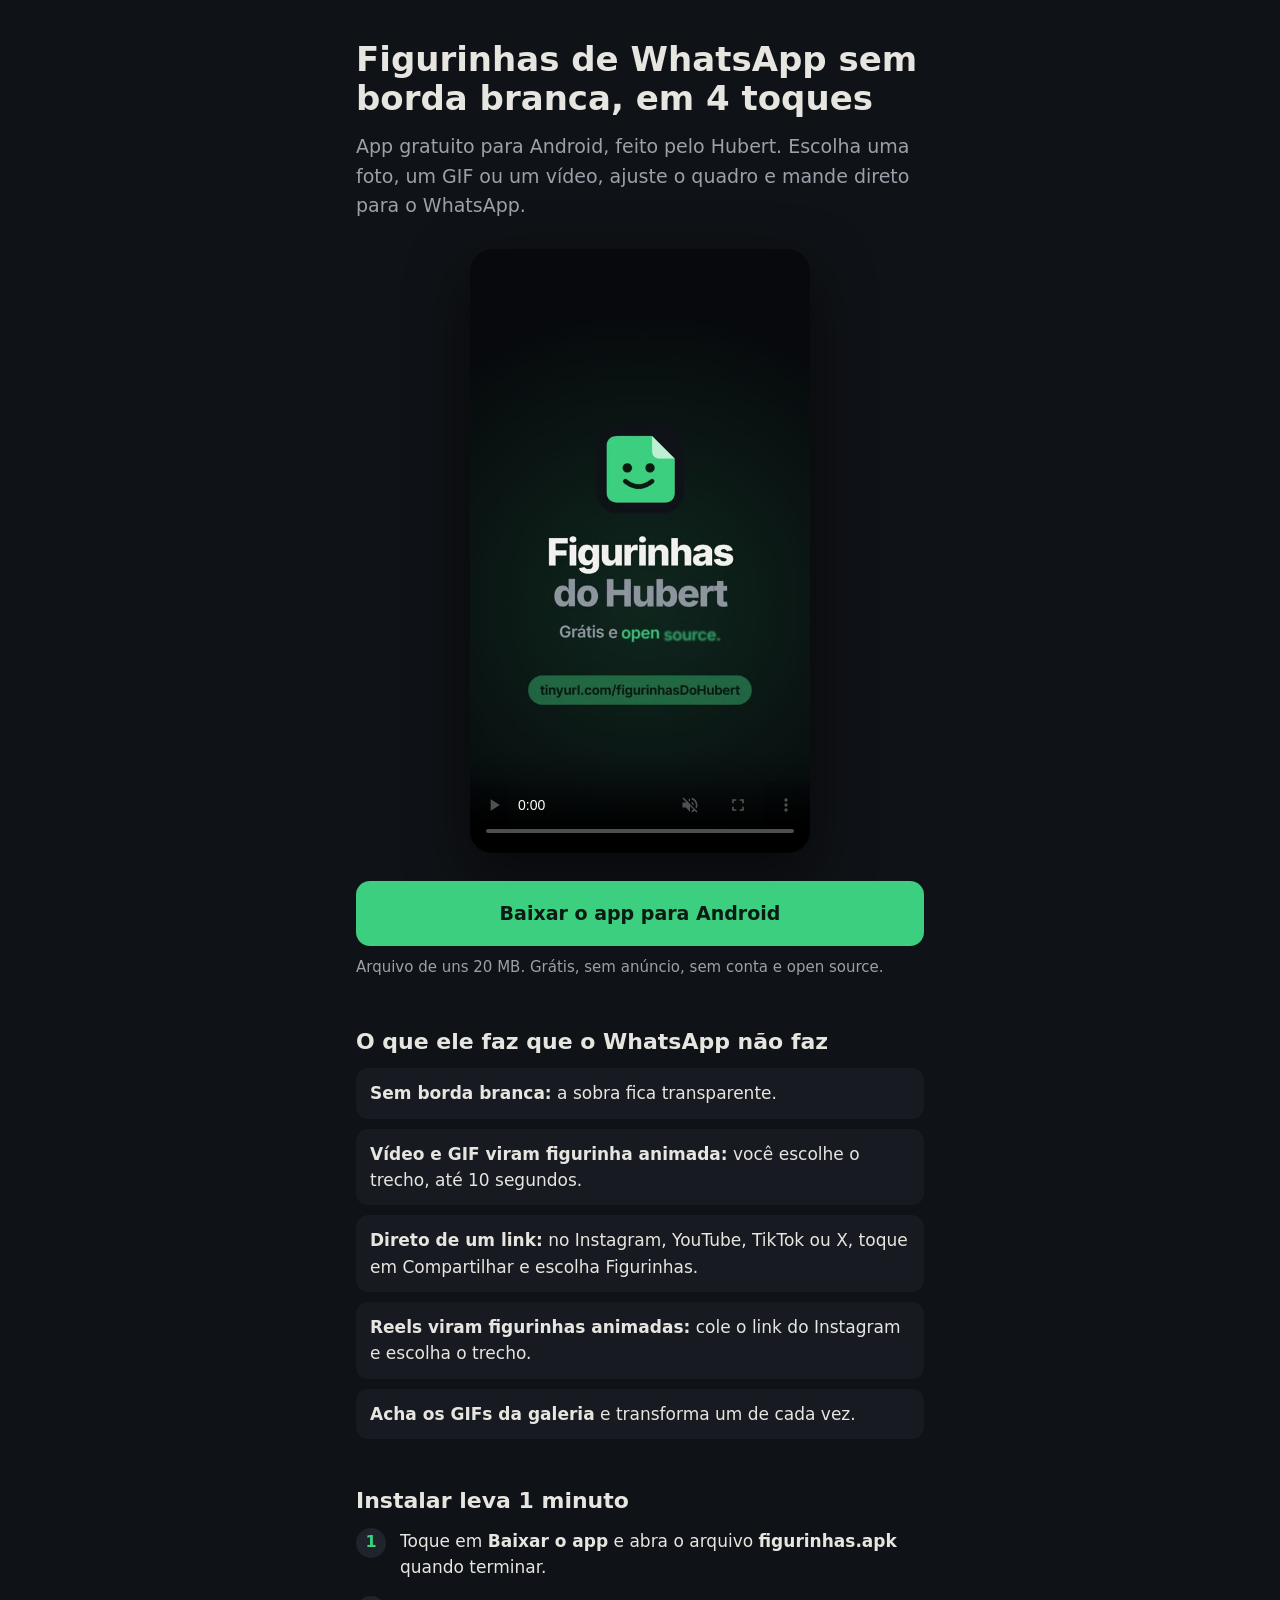
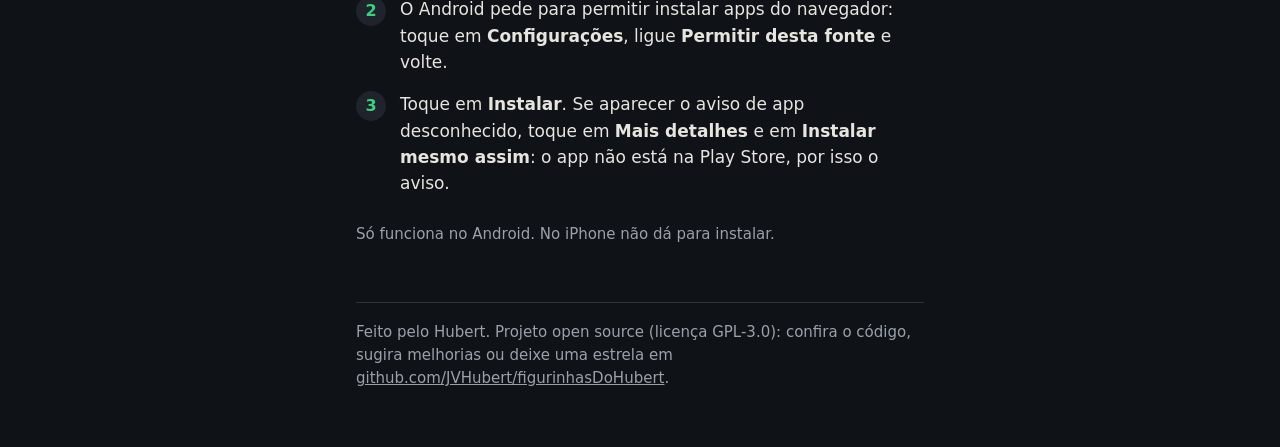
<file: docs/index.html>
<!doctype html>
<html lang="pt-BR">
<head>
<meta charset="utf-8">
<meta name="viewport" content="width=device-width, initial-scale=1">
<meta name="color-scheme" content="dark">
<title>Figurinhas do Hubert</title>
<meta name="description" content="App gratuito para Android: foto, GIF ou vídeo vira figurinha de WhatsApp sem borda branca.">
<meta property="og:title" content="Figurinhas sem borda para o WhatsApp">
<meta property="og:description" content="App gratuito para Android, feito pelo Hubert. Foto, GIF ou vídeo vira figurinha em 4 toques.">
<style>
  :root { color-scheme: dark; --fundo: #0f1216; --sup: #171b21; --sup2: #1f242c; --linha: #2c333d;
    --texto: #e7e5e0; --texto2: #9aa1ab; --destaque: #3ccf7f; --sobre: #0b1a12; }
  * { box-sizing: border-box; }
  body { margin: 0; background: var(--fundo); color: var(--texto);
    font: 17px/1.55 system-ui, "Segoe UI", Roboto, sans-serif; }
  main { max-width: 600px; margin: 0 auto; padding: 40px 16px 56px; }
  h1 { font-size: 34px; line-height: 1.15; margin: 0 0 14px; }
  h2 { font-size: 22px; line-height: 1.3; margin: 0 0 12px; }
  p { margin: 0 0 12px; }
  .sub { color: var(--texto2); font-size: 19px; margin-bottom: 28px; }
  .bt { display: block; text-align: center; background: var(--destaque); color: var(--sobre); font-weight: 700;
    font-size: 19px; text-decoration: none; padding: 18px; border-radius: 14px; }
  .bt:focus-visible { outline: 3px solid var(--texto); outline-offset: 3px; }
  .pequeno { color: var(--texto2); font-size: 15px; margin-top: 10px; }
  .video { display: block; width: min(100%, 340px); aspect-ratio: 9 / 16; margin: 0 auto 28px; border-radius: 22px;
    background: var(--sup); box-shadow: 0 24px 60px rgba(0,0,0,.5); }
  section { margin-top: 48px; }
  ol { margin: 0; padding: 0; list-style: none; counter-reset: passo; }
  ol li { counter-increment: passo; position: relative; padding: 0 0 16px 44px; }
  ol li::before { content: counter(passo); position: absolute; left: 0; top: 0; width: 30px; height: 30px; border-radius: 50%;
    background: var(--sup2); color: var(--destaque); font-weight: 700; display: grid; place-items: center; font-size: 16px; }
  b { color: var(--texto); }
  .destaques { display: grid; gap: 10px; }
  .destaques p { background: var(--sup); border-radius: 12px; padding: 12px 14px; margin: 0; }
  footer { margin-top: 56px; padding-top: 18px; border-top: 1px solid var(--linha); color: var(--texto2); font-size: 15px; }
  footer a { color: var(--texto2); }
  @media print { body { background: #fff; color: #000; } .bt { color: #000; background: none; border: 1px solid #000; } }
</style>
</head>
<body>
<main>
  <h1>Figurinhas de WhatsApp sem borda branca, em 4 toques</h1>
  <p class="sub">App gratuito para Android, feito pelo Hubert. Escolha uma foto, um GIF ou um vídeo, ajuste o quadro e mande direto para o WhatsApp.</p>

  <video class="video" src="comercial.mp4" poster="comercial.jpg" autoplay muted loop playsinline controls preload="metadata"
    aria-label="Comercial de 30 segundos mostrando o app"></video>

  <a class="bt" href="https://github.com/JVHubert/figurinhasDoHubert/releases/download/ultima/figurinhas.apk">Baixar o app para Android</a>
  <p class="pequeno">Arquivo de uns 20 MB. Grátis, sem anúncio, sem conta e open source.</p>

  <section>
    <h2>O que ele faz que o WhatsApp não faz</h2>
    <div class="destaques">
      <p><b>Sem borda branca:</b> a sobra fica transparente.</p>
      <p><b>Vídeo e GIF viram figurinha animada:</b> você escolhe o trecho, até 10 segundos.</p>
      <p><b>Direto de um link:</b> no Instagram, YouTube, TikTok ou X, toque em Compartilhar e escolha Figurinhas.</p>
      <p><b>Reels viram figurinhas animadas:</b> cole o link do Instagram e escolha o trecho.</p>
      <p><b>Acha os GIFs da galeria</b> e transforma um de cada vez.</p>
    </div>
  </section>

  <section>
    <h2>Instalar leva 1 minuto</h2>
    <ol>
      <li>Toque em <b>Baixar o app</b> e abra o arquivo <b>figurinhas.apk</b> quando terminar.</li>
      <li>O Android pede para permitir instalar apps do navegador: toque em <b>Configurações</b>, ligue <b>Permitir desta fonte</b> e volte.</li>
      <li>Toque em <b>Instalar</b>. Se aparecer o aviso de app desconhecido, toque em <b>Mais detalhes</b> e em <b>Instalar mesmo assim</b>: o app não está na Play Store, por isso o aviso.</li>
    </ol>
    <p class="pequeno">Só funciona no Android. No iPhone não dá para instalar.</p>
  </section>

  <footer>Feito pelo Hubert. Projeto open source (licença GPL-3.0): confira o código, sugira melhorias ou deixe uma estrela em <a href="https://github.com/JVHubert/figurinhasDoHubert">github.com/JVHubert/figurinhasDoHubert</a>.</footer>
</main>
</body>
</html>
</file>
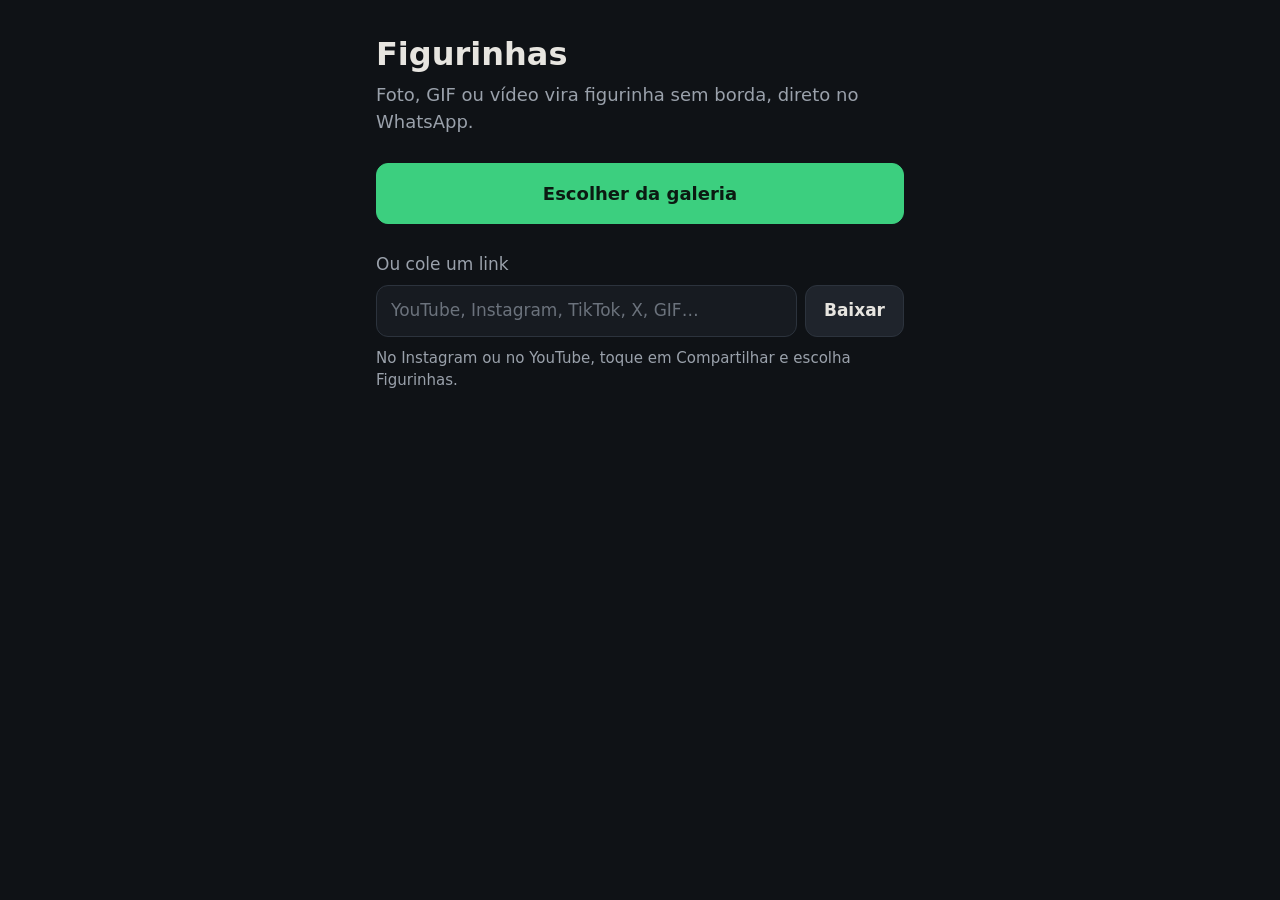
<file: app/src/main/assets/web/index.html>
<!doctype html>
<html lang="pt-BR">
<head>
<meta charset="utf-8">
<meta name="viewport" content="width=device-width, initial-scale=1, viewport-fit=cover">
<meta name="color-scheme" content="dark">
<title>Figurinhas</title>
<link rel="stylesheet" href="estilo.css">
</head>
<body>
<main>

  <section id="inicio" class="tela ativa" aria-labelledby="tituloInicio">
    <h1 id="tituloInicio">Figurinhas</h1>
    <p class="sub">Foto, GIF ou vídeo vira figurinha sem borda, direto no WhatsApp.</p>

    <div id="convite" class="convite" hidden>
      <p id="conviteTexto"></p>
      <div class="botoes-convite">
        <button id="btConvite" class="bt" type="button">Transformar em figurinhas</button>
        <button id="btConviteNao" class="bt discreto" type="button">Agora não</button>
      </div>
    </div>

    <button id="btGaleria" class="bt principal grande" type="button">Escolher da galeria</button>
    <button id="btTodosGifs" class="bt discreto link-gifs" type="button" hidden>Ver os GIFs da galeria</button>
    <input id="arquivo" type="file" accept="image/*,video/*" hidden>

    <form id="formLink" class="link">
      <label for="campoLink">Ou cole um link</label>
      <div class="linha">
        <input id="campoLink" type="url" inputmode="url" autocomplete="off"
               placeholder="YouTube, Instagram, TikTok, X, GIF…">
        <button class="bt" type="submit">Baixar</button>
      </div>
      <p class="dica">No Instagram ou no YouTube, toque em Compartilhar e escolha Figurinhas.</p>
    </form>

    <div id="status" class="status" hidden>
      <p id="statusTexto">Baixando…</p>
      <div class="barra"><div id="statusBarra"></div></div>
      <button id="btCancelarLink" class="bt discreto" type="button">Cancelar</button>
    </div>

    <section id="colecao" hidden aria-labelledby="tituloColecao">
      <h2 id="tituloColecao">Suas figurinhas</h2>
      <div id="pacotes"></div>
      <p class="dica">Toque numa figurinha para apagar.</p>
    </section>

    <p id="versao" class="versao"></p>
  </section>

  <section id="editor" class="tela" aria-labelledby="tituloEditor">
    <div class="barraTopo">
      <button class="bt discreto" type="button" data-voltar>Voltar</button>
      <h2 id="tituloEditor">Ajuste o quadro</h2>
    </div>
    <div id="barraFila" class="barra-fila" hidden>
      <button id="btAnterior" class="bt discreto pequeno" type="button">Anterior</button>
      <span id="filaTexto"></span>
      <button id="btPular" class="bt discreto pequeno" type="button">Pular</button>
    </div>
    <div class="quadro"><canvas id="tela" aria-label="Área da figurinha"></canvas></div>
    <p class="dica centro">Arraste para mover. Use dois dedos para aproximar.</p>

    <div class="segmento" role="group" aria-label="Enquadramento">
      <button id="btInteira" type="button" class="ativo">Mostrar inteira</button>
      <button id="btPreencher" type="button">Preencher</button>
    </div>
    <button id="btFundo" class="bt grande" type="button" hidden>Remover fundo</button>
    <label class="controle">Zoom
      <input id="zoom" type="range" min="0" max="1000" value="500">
    </label>
    <label class="check"><input id="cantos" type="checkbox"> Cantos arredondados</label>

    <div id="trecho" hidden>
      <label class="controle">Começa em <output id="txtInicio">0,0 s</output>
        <input id="comeco" type="range" min="0" max="10" step="0.1" value="0">
      </label>
      <label class="controle">Duração <output id="txtDur">3,0 s</output>
        <input id="duracao" type="range" min="0.5" max="10" step="0.1" value="3">
      </label>
    </div>

    <button id="btPronto" class="bt principal grande" type="button">Ver como fica</button>
  </section>

  <section id="previa" class="tela" aria-labelledby="tituloPrevia">
    <div class="barraTopo">
      <button class="bt discreto" type="button" data-voltar>Ajustar</button>
      <h2 id="tituloPrevia">Assim fica no WhatsApp</h2>
    </div>
    <div class="conversa claro">
      <div class="balao">kkkkkk olha isso</div>
      <div class="figura"><img class="fig" alt="Prévia da figurinha no tema claro"><span class="hora">10:42</span></div>
    </div>
    <div class="conversa escuro">
      <div class="balao">kkkkkk olha isso</div>
      <div class="figura"><img class="fig" alt="Prévia da figurinha no tema escuro"><span class="hora">10:42</span></div>
    </div>
    <p id="infoFig" class="dica centro"></p>
    <button id="btAdicionar" class="bt principal grande" type="button">Adicionar ao WhatsApp</button>
    <div id="feito" class="feito" hidden>
      <p id="feitoTexto"></p>
      <button id="btProximo" class="bt principal grande" type="button" hidden>Próximo GIF</button>
      <button id="btOutra" class="bt grande" type="button">Fazer outra</button>
      <button id="btParar" class="bt discreto" type="button" hidden>Parar por aqui</button>
    </div>
  </section>

</main>

<div id="ocupado" class="janela" hidden>
  <div class="caixa" role="status">
    <p id="ocupadoTexto">Montando…</p>
    <div class="barra"><div id="ocupadoBarra"></div></div>
  </div>
</div>

<div id="dialogo" class="janela" hidden>
  <div class="caixa" role="dialog" aria-modal="true" aria-labelledby="dialogoTexto">
    <p id="dialogoTexto"></p>
    <input id="dialogoCampo" class="campo-dialogo" type="text" maxlength="40" autocomplete="off" hidden>
    <div class="botoes">
      <button id="dialogoNao" class="bt discreto" type="button">Cancelar</button>
      <button id="dialogoSim" class="bt principal" type="button">OK</button>
    </div>
  </div>
</div>

<script src="webp.js"></script>
<script src="app.js"></script>
</body>
</html>
</file>
<file: app/src/main/assets/web/estilo.css>
:root {
  color-scheme: dark;
  --fundo: #0f1216;
  --sup: #171b21;
  --sup2: #1f242c;
  --linha: #2c333d;
  --texto: #e7e5e0;
  --texto2: #9aa1ab;
  --destaque: #3ccf7f;
  --sobre-destaque: #0b1a12;
}

* { box-sizing: border-box; }
html { -webkit-text-size-adjust: 100%; }
body {
  margin: 0;
  background: var(--fundo);
  color: var(--texto);
  font: 17px/1.5 system-ui, "Segoe UI", Roboto, sans-serif;
  -webkit-tap-highlight-color: transparent;
}
main { max-width: 560px; margin: 0 auto; padding: 16px 16px 40px; }
[hidden] { display: none !important; }

.tela { display: none; }
.tela.ativa { display: block; }

h1 { font-size: 32px; line-height: 1.15; margin: 20px 0 8px; }
h2 { font-size: 21px; line-height: 1.3; margin: 0; }
h3 { font-size: 17px; margin: 0; }
.sub { color: var(--texto2); margin: 0 0 28px; font-size: 18px; }
.dica { color: var(--texto2); font-size: 15px; margin: 10px 0 0; }
.centro { text-align: center; }
.versao { color: #6b727c; font-size: 13px; margin-top: 48px; text-align: center; }

/* botões */
.bt {
  font: inherit;
  font-weight: 600;
  border: 1px solid var(--linha);
  background: var(--sup2);
  color: var(--texto);
  border-radius: 12px;
  padding: 12px 18px;
  cursor: pointer;
}
.bt.principal { background: var(--destaque); border-color: var(--destaque); color: var(--sobre-destaque); }
.bt.grande { display: block; width: 100%; padding: 16px; font-size: 18px; }
.bt.discreto { background: none; border-color: transparent; color: var(--texto2); padding: 8px 10px; }
.bt.pequeno { padding: 8px 12px; font-size: 15px; }
.bt:active { transform: translateY(1px); }
:focus-visible { outline: 3px solid var(--destaque); outline-offset: 2px; }

/* início */
.convite { background: var(--sup); border: 1px solid #2e5a43; border-radius: 16px; padding: 16px; margin: -8px 0 24px; }
.convite p { margin: 0 0 12px; }
.botoes-convite { display: flex; flex-wrap: wrap; gap: 8px; align-items: center; }
.botoes-convite .bt:first-child { border-color: var(--destaque); color: var(--destaque); }
.barra-fila { display: flex; align-items: center; justify-content: space-between; gap: 8px;
  background: var(--sup); border-radius: 12px; padding: 4px; margin-bottom: 12px; color: var(--texto2); font-size: 15px; }
.barra-fila .bt:disabled { opacity: .35; }
.link-gifs { display: block; width: 100%; margin-top: 8px; color: var(--destaque); }
.campo-dialogo { display: block; width: 100%; font: inherit; color: var(--texto); background: var(--fundo);
  border: 1px solid var(--linha); border-radius: 10px; padding: 12px; margin: 4px 0 8px; }
.cab-pacote .bt { margin: 0; padding: 4px 8px; font-size: 14px; }
.cab-pacote h3 { flex: 1; }
.aviso-pacote { color: var(--texto2); font-size: 15px; margin: 0 0 8px; }
.link { margin-top: 28px; }
.link label { display: block; color: var(--texto2); margin-bottom: 8px; }
.linha { display: flex; gap: 8px; }
.linha input {
  flex: 1;
  min-width: 0;
  font: inherit;
  color: var(--texto);
  background: var(--sup);
  border: 1px solid var(--linha);
  border-radius: 12px;
  padding: 12px 14px;
}
.linha input::placeholder { color: #6b727c; }
.status { margin-top: 20px; background: var(--sup); border-radius: 14px; padding: 14px 16px 6px; }
.status p { margin: 0; }
.barra { height: 6px; background: var(--sup2); border-radius: 3px; overflow: hidden; margin: 10px 0; }
.barra > div { height: 100%; width: 0; background: var(--destaque); transition: width .2s; }

#colecao { margin-top: 48px; }
.pacote { margin-top: 18px; }
.cab-pacote { display: flex; align-items: baseline; justify-content: space-between; gap: 12px; margin-bottom: 10px; }
.contagem { color: var(--texto2); font-size: 15px; white-space: nowrap; }
.pacote .bt { margin-bottom: 10px; }
.grade { display: grid; grid-template-columns: repeat(4, 1fr); gap: 8px; }
.miniatura {
  aspect-ratio: 1;
  padding: 6px;
  border: 0;
  border-radius: 10px;
  background: var(--sup);
  cursor: pointer;
}
.miniatura img { width: 100%; height: 100%; object-fit: contain; display: block; }

/* editor */
.barraTopo { display: flex; align-items: center; gap: 4px; margin: 4px 0 14px -10px; }
.quadro {
  width: min(100%, 420px);
  aspect-ratio: 1;
  margin: 0 auto;
  border-radius: 4px;
  overflow: hidden;
  background: repeating-conic-gradient(#262c35 0 25%, #1c2129 0 50%) 0 0 / 24px 24px;
  outline: 1px dashed #4a525e;
}
#tela { width: 100%; height: 100%; display: block; touch-action: none; cursor: grab; }
.segmento { display: flex; background: var(--sup); border-radius: 12px; padding: 4px; margin: 20px 0 6px; }
.segmento button {
  flex: 1;
  font: inherit;
  font-size: 16px;
  border: 0;
  background: none;
  color: var(--texto2);
  padding: 10px;
  border-radius: 9px;
  cursor: pointer;
}
.segmento button.ativo { background: var(--sup2); color: var(--texto); font-weight: 600; }
.controle { display: block; margin: 14px 0; color: var(--texto2); font-size: 15px; }
.controle output { color: var(--texto); float: right; }
.controle input[type=range] { display: block; width: 100%; margin-top: 8px; accent-color: var(--destaque); }
.check { display: flex; align-items: center; gap: 10px; margin: 8px 0 20px; color: var(--texto2); }
.check input { width: 22px; height: 22px; margin: 0; accent-color: var(--destaque); }
#trecho { border-top: 1px solid var(--linha); padding-top: 4px; margin-bottom: 20px; }

/* prévia: imita a conversa do WhatsApp nos dois temas */
.conversa { border-radius: 14px; padding: 14px; margin-bottom: 12px; display: flex; flex-direction: column; gap: 8px; }
.conversa.claro { background: #efeae2; }
.conversa.escuro { background: #0b141a; }
.balao { align-self: flex-start; max-width: 75%; padding: 6px 10px; border-radius: 0 8px 8px 8px; font-size: 15px; }
.claro .balao { background: #fff; color: #111b21; }
.escuro .balao { background: #202c33; color: #e9edef; }
.figura { align-self: flex-end; position: relative; }
.figura img { width: 170px; height: 170px; display: block; }
.hora { position: absolute; right: 2px; bottom: 2px; font-size: 11px; padding: 1px 6px; border-radius: 8px; }
.claro .hora { background: #ffffffd9; color: #667781; }
.escuro .hora { background: #0b141acc; color: #8696a0; }
.feito { margin-top: 8px; background: var(--sup); border-radius: 14px; padding: 16px; }
.feito p { margin: 0 0 14px; white-space: pre-line; }
.feito .bt + .bt { margin-top: 10px; }

.video-oculto { position: fixed; left: 0; bottom: 0; width: 2px; height: 2px; opacity: .01; pointer-events: none; }

/* janelas */
.janela { position: fixed; inset: 0; z-index: 10; display: grid; place-items: center; padding: 16px; background: #000a; }
.caixa { background: var(--sup); border: 1px solid var(--linha); border-radius: 16px; padding: 20px; width: min(100%, 380px); }
.caixa p { margin: 0 0 12px; white-space: pre-line; }
.botoes { display: flex; gap: 8px; justify-content: flex-end; margin-top: 8px; }

@media print {
  body { background: #fff; color: #000; }
  .janela { display: none !important; }
}
</file>
